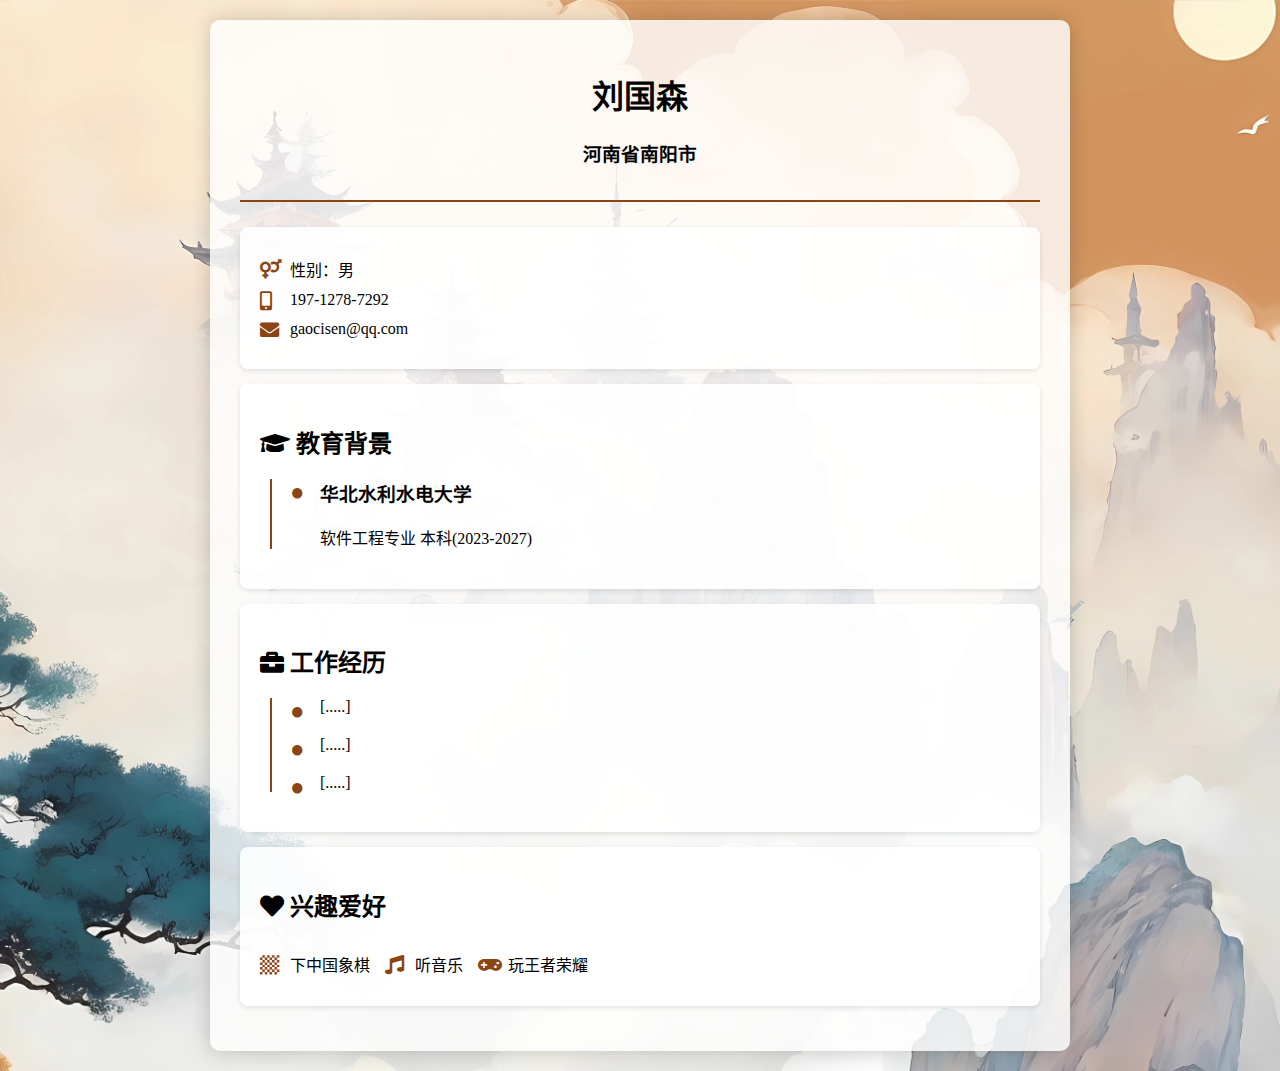
<file: index.html>
<!DOCTYPE html>
<html lang="zh-CN">
<head>
    <meta charset="UTF-8">
    <meta name="viewport" content="width=device-width, initial-scale=1.0">
    <title>个人简介 </title>
    <link rel="stylesheet" href="https://cdnjs.cloudflare.com/ajax/libs/font-awesome/5.15.4/css/all.min.css">
    <style>
        body {
            background-image: url('img/01.jpeg');
            background-size: cover;
            background-position: center;
            font-family: '楷体', 'KaiTi', serif;
            min-height: 100vh;
            margin: 0;
            padding: 20px;
        }

        .container {
            max-width: 800px;
            margin: 0 auto;
            background-color: rgba(255, 255, 255, 0.8);
            padding: 30px;
            border-radius: 10px;
            box-shadow: 0 0 20px rgba(0,0,0,0.2);
        }

        .header {
            text-align: center;
            border-bottom: 2px solid #8b4513;
            margin-bottom: 25px;
            padding-bottom: 15px;
        }

        .info-card {
            background: rgba(255,255,255,0.9);
            padding: 20px;
            margin: 15px 0;
            border-radius: 8px;
            box-shadow: 0 2px 5px rgba(0,0,0,0.1);
        }

        .contact-item {
            display: flex;
            align-items: center;
            margin: 10px 0;
        }

        .contact-item i {
            width: 30px;
            color: #8b4513;
            font-size: 1.2em;
        }

        .timeline {
            position: relative;
            padding-left: 30px;
            margin-left: 10px;
        }

        .timeline::before {
            content: '';
            position: absolute;
            left: 0;
            top: 0;
            width: 2px;
            height: 100%;
            background: #8b4513;
        }

        .timeline-item {
            position: relative;
            margin-bottom: 20px;
            padding-left: 20px;
        }

        .timeline-item::before {
            content: '●';
            position: absolute;
            left: -10px;
            color: #8b4513;
            font-size: 1.5em;
        }
       
    </style>
</head>
<body>
    <div class="container">
        <div class="header">
            <h1>刘国森</h1>
            <h3>河南省南阳市</h3>
        </div>

        <!-- 基本信息 -->
        <div class="info-card">
            <div class="contact-item">
                <i class="fas fa-venus-mars"></i>
                <span>性别：男</span>
            </div>
            <div class="contact-item">
                <i class="fas fa-mobile-alt"></i>
                <span>197-1278-7292</span>
            </div>
            <div class="contact-item">
                <i class="fas fa-envelope"></i>
                <span>gaocisen@qq.com</span>
            </div>
            
        </div>

        <!-- 教育背景 -->
        <div class="info-card">
            <h2><i class="fas fa-graduation-cap"></i> 教育背景</h2>
            <div class="timeline">
                <div class="timeline-item">
                    <h3>华北水利水电大学</h3>
                    <p>软件工程专业 本科(2023-2027)</p>
                </div>
            </div>
        </div>

        <!-- 工作经历 -->
        <div class="info-card">
            <h2><i class="fas fa-briefcase"></i> 工作经历</h2>
            <div class="timeline">
                <div class="timeline-item">
                    <p>[.....]</p>
                </div>
                <div class="timeline-item">
                    <p>[.....]</p>
                </div>
                <div class="timeline-item">
                    <p>[.....]</p>
                </div>
            </div>
        </div>

        <!-- 兴趣爱好 -->
        <div class="info-card">
            <h2><i class="fas fa-heart"></i> 兴趣爱好</h2>
            <div style="display: flex; gap: 15px; flex-wrap: wrap;">
                <div class="contact-item">
                    <i class="fas fa-chess-board"></i>
                    <span>下中国象棋</span>
                </div>
                <div class="contact-item">
                    <i class="fas fa-music"></i>
                    <span>听音乐</span>
                </div>
                <div class="contact-item">
                    <i class="fas fa-gamepad"></i>
                    <span>玩王者荣耀</span>
                </div>
            </div>
        </div>
    </div>
</body>
</html>
</file>
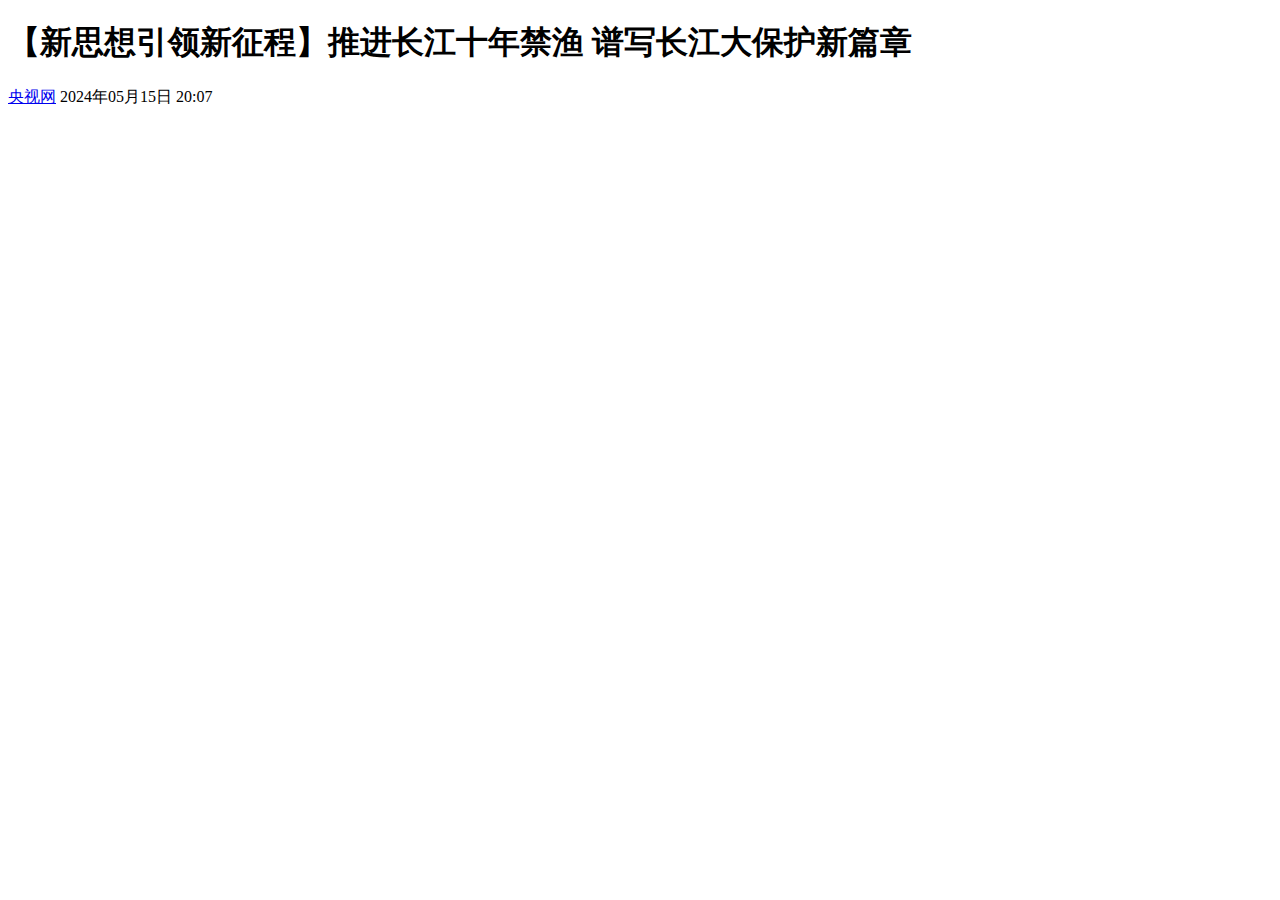
<file: 03.央视新闻-标题-排版.html>
<!DOCTYPE html>
<html lang="en">
<head>
  <meta charset="UTF-8">
  <meta name="viewport" content="width=device-width, initial-scale=1.0">
  <title>【新思想引领新征程】推进长江十年禁渔 谱写长江大保护新篇章</title>
</head>
<body>
  <!-- 定义一个标题,标题内容:【新思想引领新征程】推进长江十年禁渔 谱写长江大保护新篇章 -->
    <h1 id="title">【新思想引领新征程】推进长江十年禁渔 谱写长江大保护新篇章</h1>
    <!-- 定义一个超链接:央视网 -->
     <a href="http://www.cctv.com" target="_blank">央视网</a>
     2024年05月15日 20:07
</body>
</html>
</file>
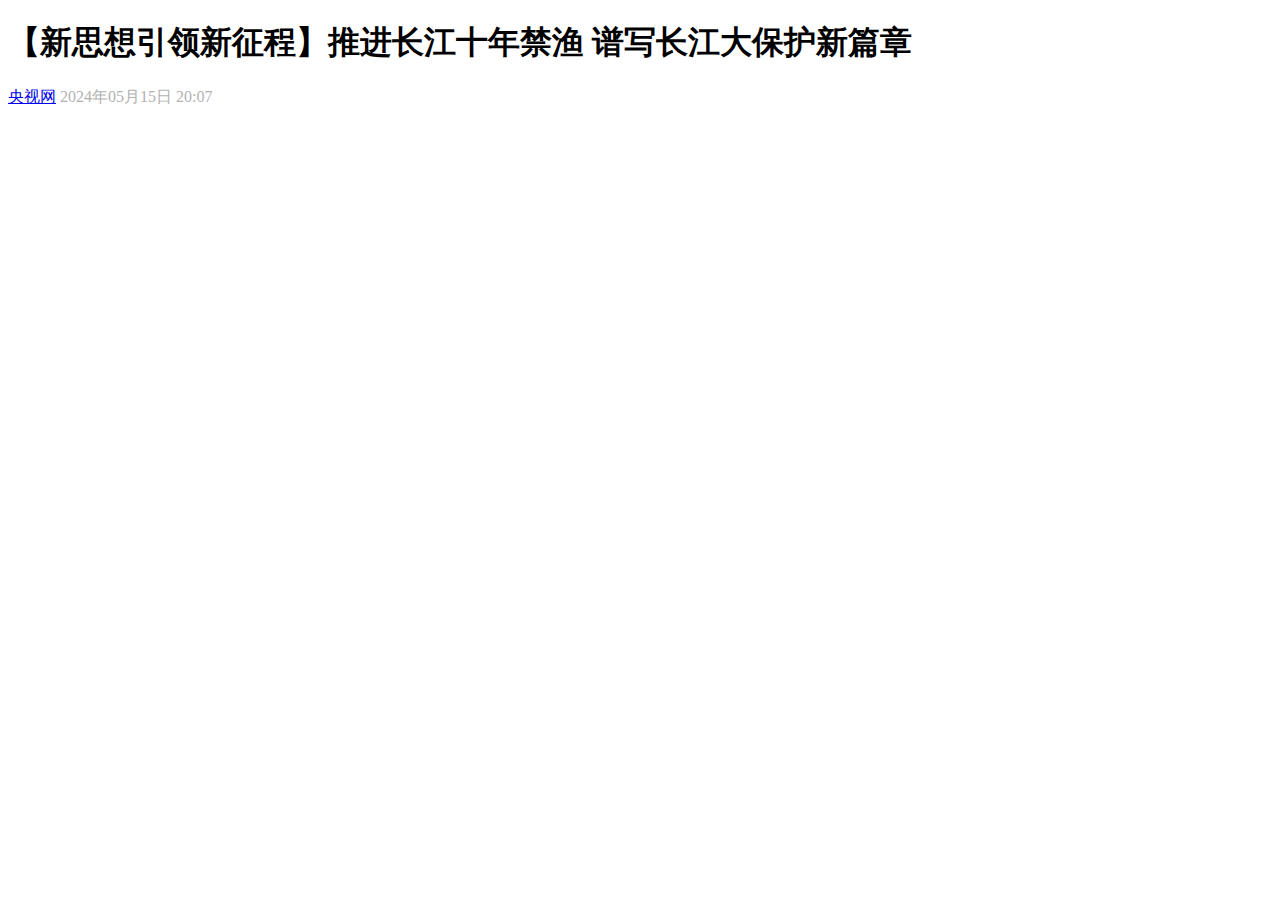
<file: 04.央视新闻-标题-样式.html>
<!DOCTYPE html>
<html lang="en">
<head>
  <meta charset="UTF-8">
  <meta name="viewport" content="width=device-width, initial-scale=1.0">
  <title>【新思想引领新征程】推进长江十年禁渔 谱写长江大保护新篇章</title>
  <style>
    span{
      color: #b2b2b2;
    }
  </style>
  <!-- <link rel="stylesheet" href="CSS\news.css"> -->
</head>
<body>
  <!-- 定义一个标题,标题内容:【新思想引领新征程】推进长江十年禁渔 谱写长江大保护新篇章 -->
    <h1 id="title">【新思想引领新征程】推进长江十年禁渔 谱写长江大保护新篇章</h1>
    <!-- 定义一个超链接:央视网 -->
     <a href="http://www.cctv.com" target="_blank">央视网</a>
     <!-- <span style="color:#b2b2b2;">2024年05月15日 20:07</span> -->
      <span>2024年05月15日 20:07</span> 
</body>
</html>
</file>
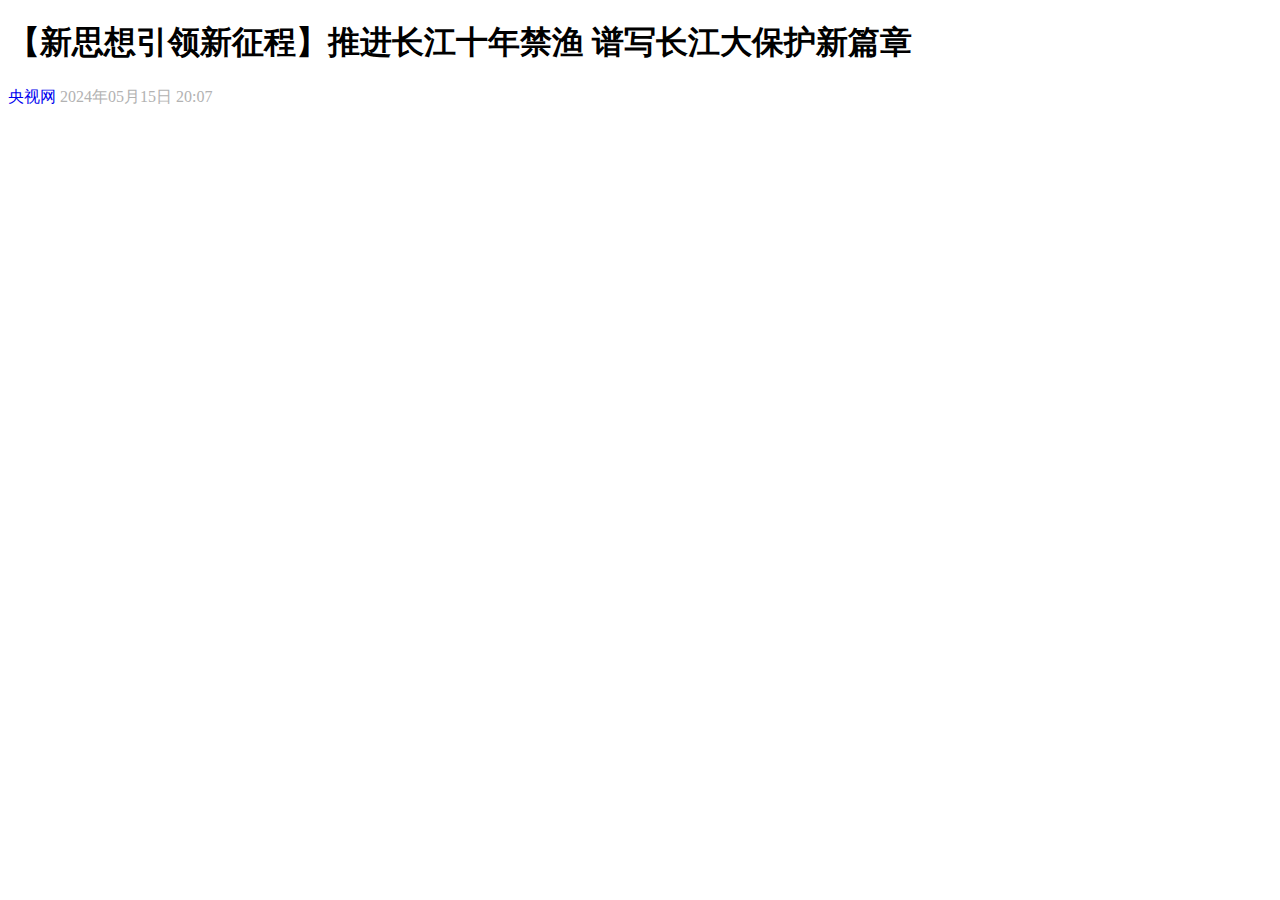
<file: 05.央视新闻-标题-样式(选择器).html>
<!DOCTYPE html>
<html lang="en">
<head>
  <meta charset="UTF-8">
  <meta name="viewport" content="width=device-width, initial-scale=1.0">
  <title>【新思想引领新征程】推进长江十年禁渔 谱写长江大保护新篇章</title>
  <style>
    /* span{
      color: #b2b2b2;
    } */

    /* .cls{
        color: #b2b2b2;
    } */
    #time{
      color: #b2b2b2;
    }

     a {
      /* 去除超链接的下划线 */
      text-decoration: none;
    } 

  </style>
  <!-- <link rel="stylesheet" href="CSS\news.css"> -->
</head>
<body>
  <!-- 定义一个标题,标题内容:【新思想引领新征程】推进长江十年禁渔 谱写长江大保护新篇章 -->
    <h1 id="title">【新思想引领新征程】推进长江十年禁渔 谱写长江大保护新篇章</h1>
    <!-- 定义一个超链接:央视网 -->
     <a href="http://www.cctv.com" target="_blank">央视网</a>
     <!-- <span style="color:#b2b2b2;">2024年05月15日 20:07</span> -->
      <span class="cls" id="time">2024年05月15日 20:07</span> 
</body>
</html>
</file>
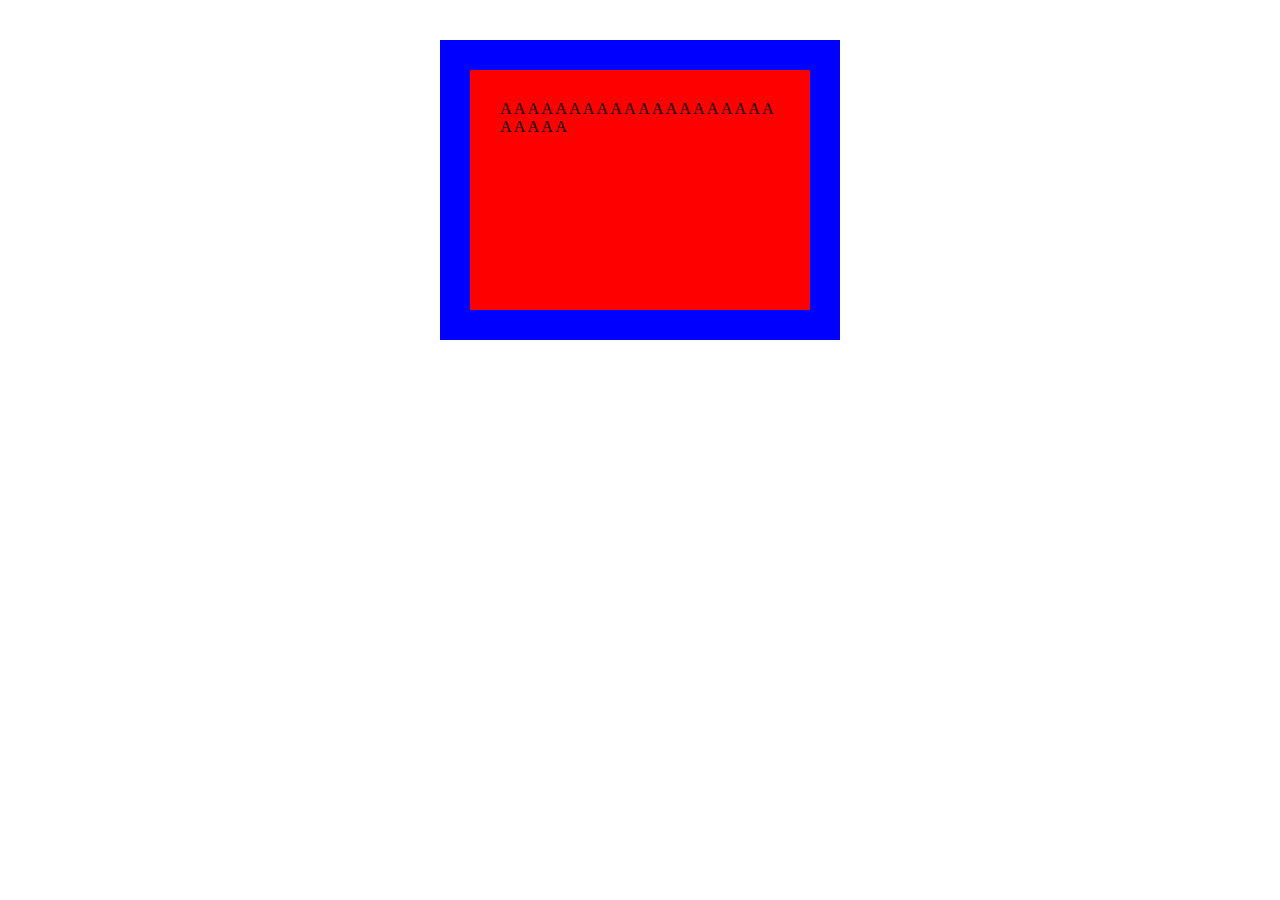
<file: 08-盒子模型.html>
<!DOCTYPE html>
<html lang="en">
<head>
  <meta charset="UTF-8">
  <meta name="viewport" content="width=device-width, initial-scale=1.0">
  <title>盒子模型</title>
  <style>
    #div1{
    width: 400px;
    height: 300px;
    padding: 30px; 
    background-color: rgb(255, 0, 0); 
    box-sizing: border-box;
    border: 30px solid rgb(0, 0, 255); 
    margin: 40px auto;
    }
  </style>
</head>
<body>
  <div id="div1">
      A A A A A A A A A A A A A A A A A A A A A A A A A 
  </div>
</body>
</html>
</file>
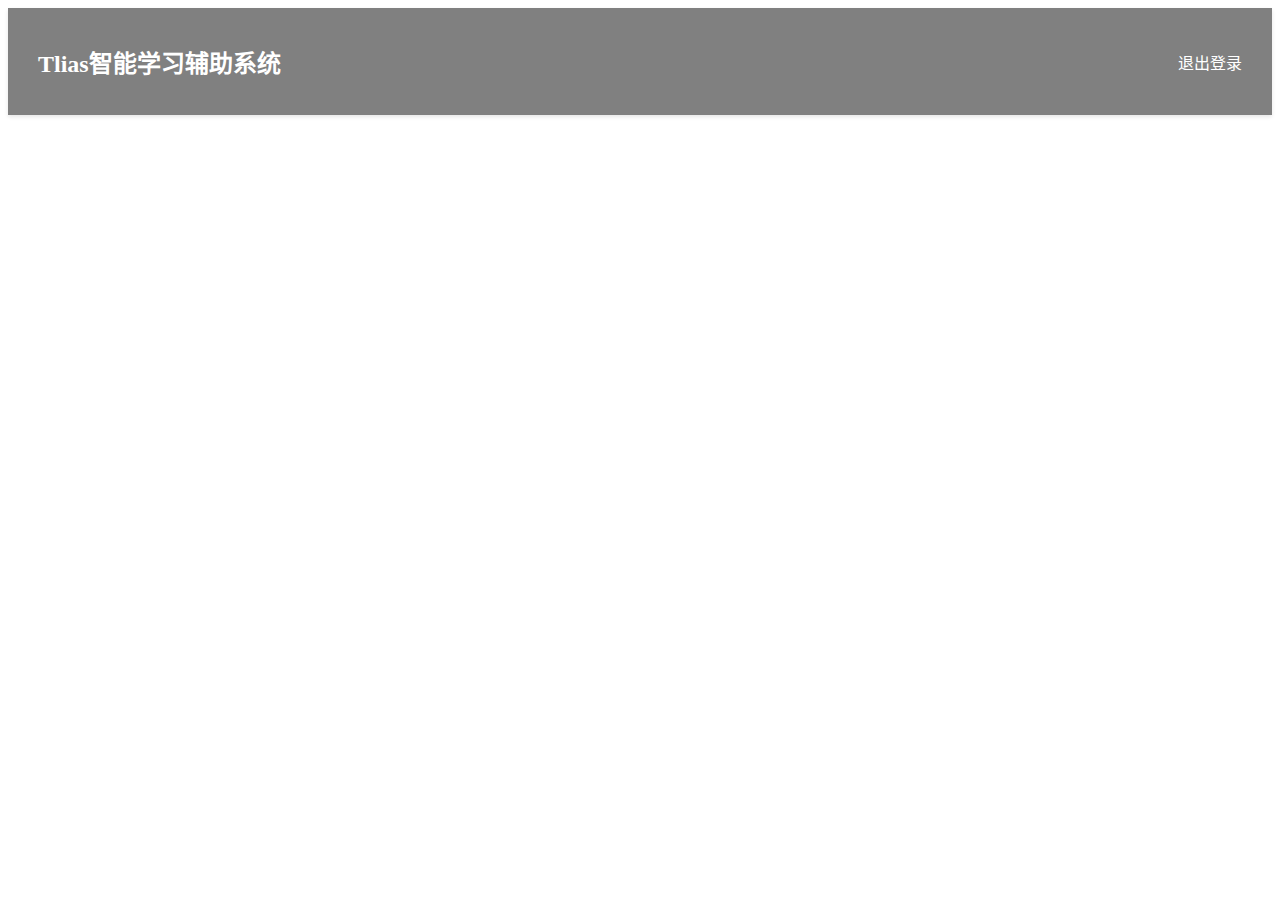
<file: 09.Tais案例.顶部导航栏.HTML>
<!DOCTYPE html>
<html lang="zh-CN">
<head>
    <meta charset="UTF-8">
    <meta name="viewport" content="width=device-width, initial-scale=1.0">
    <title>Tlias智能学习辅助系统</title>
    <style>
        /* 顶栏样式 */
        .header {
            display: flex;
            justify-content: space-between;
            align-items: center;
            padding: 20px 30px;
            background-color: #808080;
            box-shadow: 0 2px 4px rgba(0,0,0,0.1);
        }

        /* 标题样式 */
        .title {
            font-size: 24px;
            font-weight: bold;
           color: white;
            /* 楷体 */
            font-family: '楷体';
        }

        /* 退出登录链接样式 */
        .logout-link {
            font-size: 16px;
            color: white;
            text-decoration: none;
            transition: color 0.3s ease;
        }

        .logout-link:hover {
            color: white;
            text-decoration: underline;
        }
    </style>
</head>
<body>
    <!-- 顶栏部分 -->
    <header class="header">
        <h1 class="title">Tlias智能学习辅助系统</h1>
        <a href="#" class="logout-link">退出登录</a>
    </header>
</body>
</html>
</file>
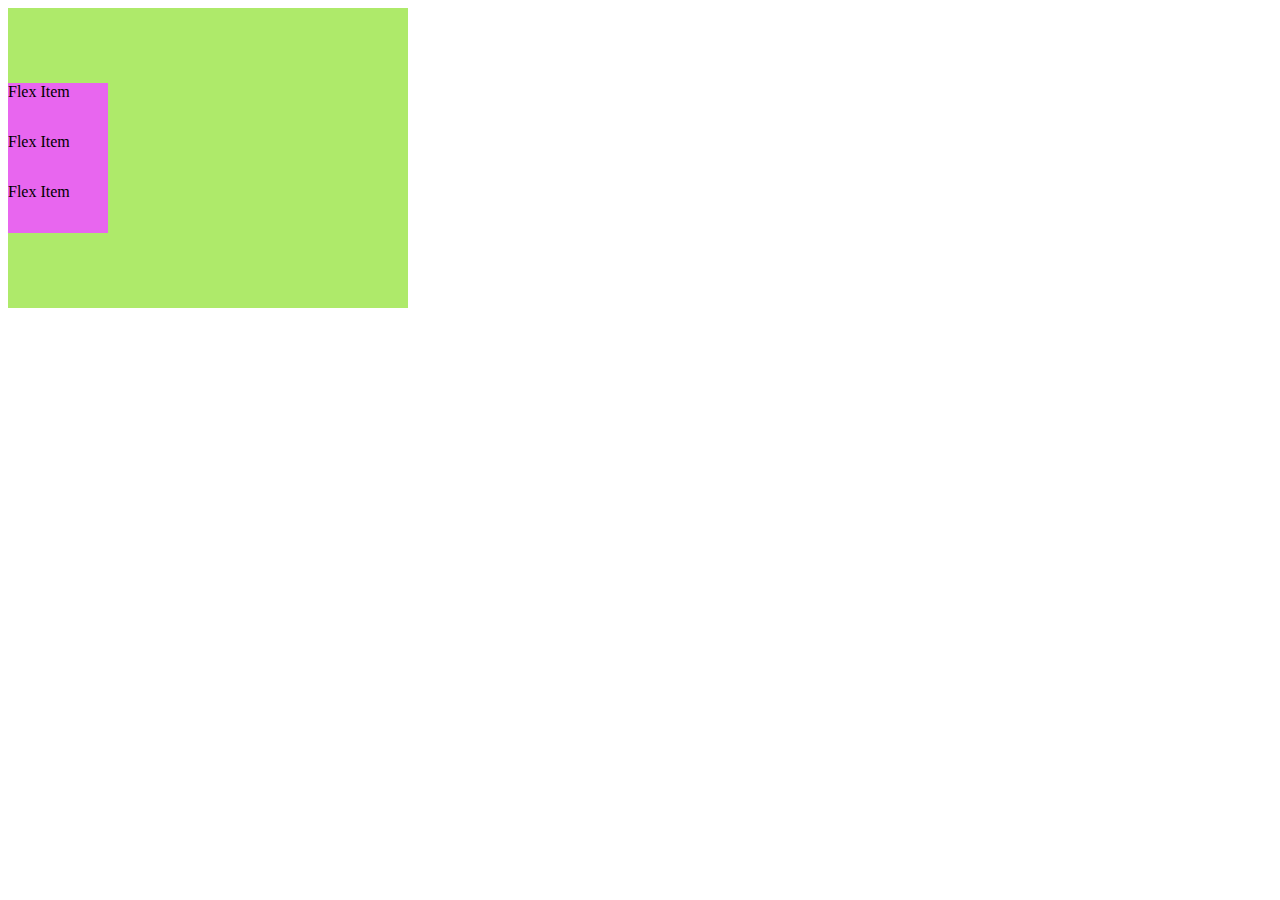
<file: 10.弹性布局.html>
<!DOCTYPE html>
<html lang="en">
<head>
  <meta charset="UTF-8">
  <meta name="viewport" content="width=device-width, initial-scale=1.0">
  <title>Document</title>
  <style>
    #container {
     display: flex;
       flex-direction: column;
      /* justify-content: flex-end; */
      /* justify-self: start; */
      /* justify-content: space-between; */
      /* justify-content: space-around; */
        justify-content: center;
      background-color: #aeea6a;
      width: 400px;
      height: 300px;
    }

    #container div {
      background-color: #e866ef;
      width: 100px;
      height: 50px; 
    }
  </style>
</head>
<body>
  <div id="container">
    <div>Flex Item</div>
    <div>Flex Item</div>
    <div>Flex Item</div>
  </div>
</body>
</html>
</file>
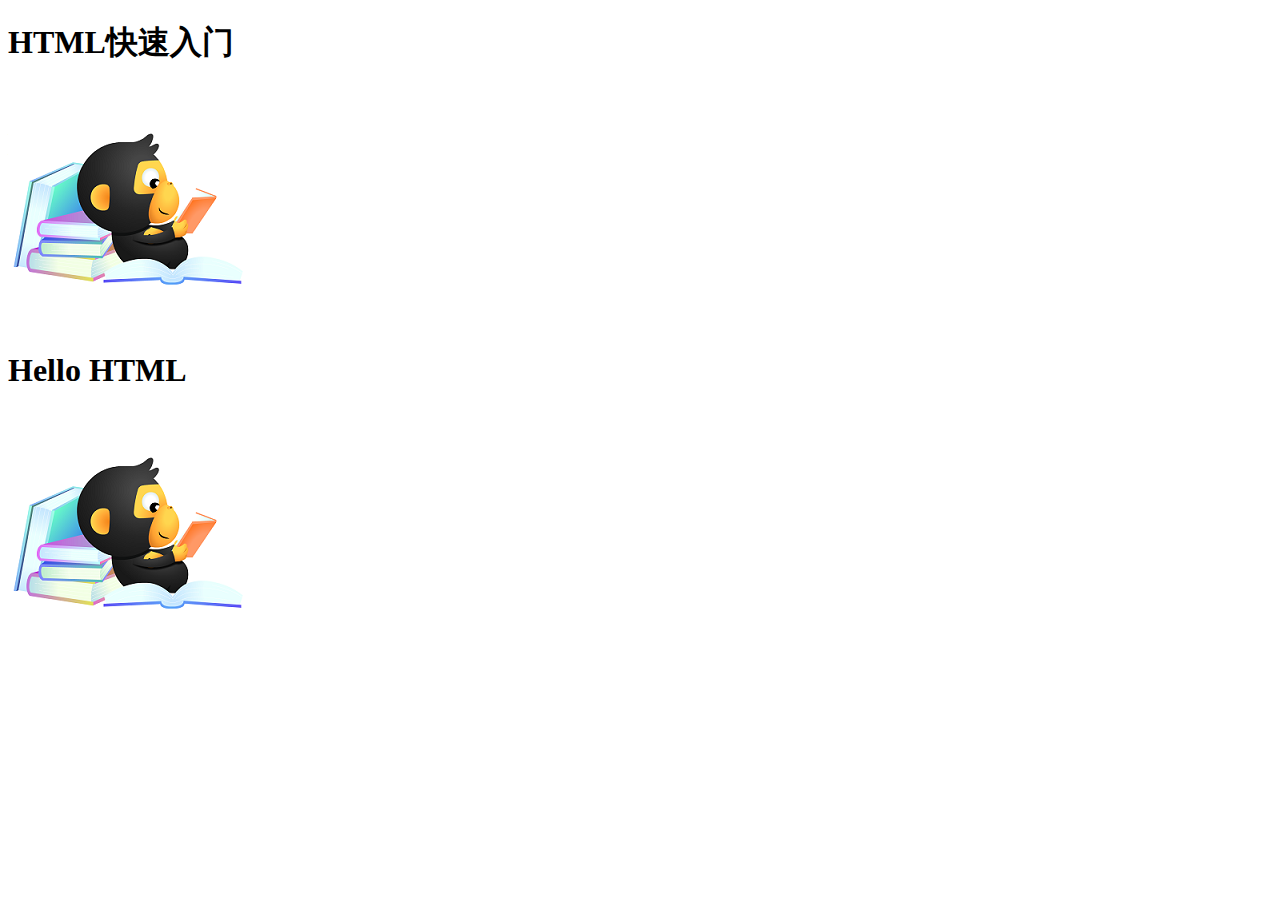
<file: day01.b.html>
<!DOCTYPE html>
<html lang="en">
<head>
  <meta charset="UTF-8">
  <meta name="viewport" content="width=device-width, initial-scale=1.0">
  <title>html快速入门</title>
</head>
<body>
  <h1>HTML快速入门</h1>
  <img src="img/1.png" >
  <!-- 定义一个一级标题,标题内容: Hello HTML -->
    <h1>Hello HTML</h1>
   <!-- 定义一个图片,路径: img\1.png -->
    <img src="img/1.png"></img>
</body>
</html>
</file>
